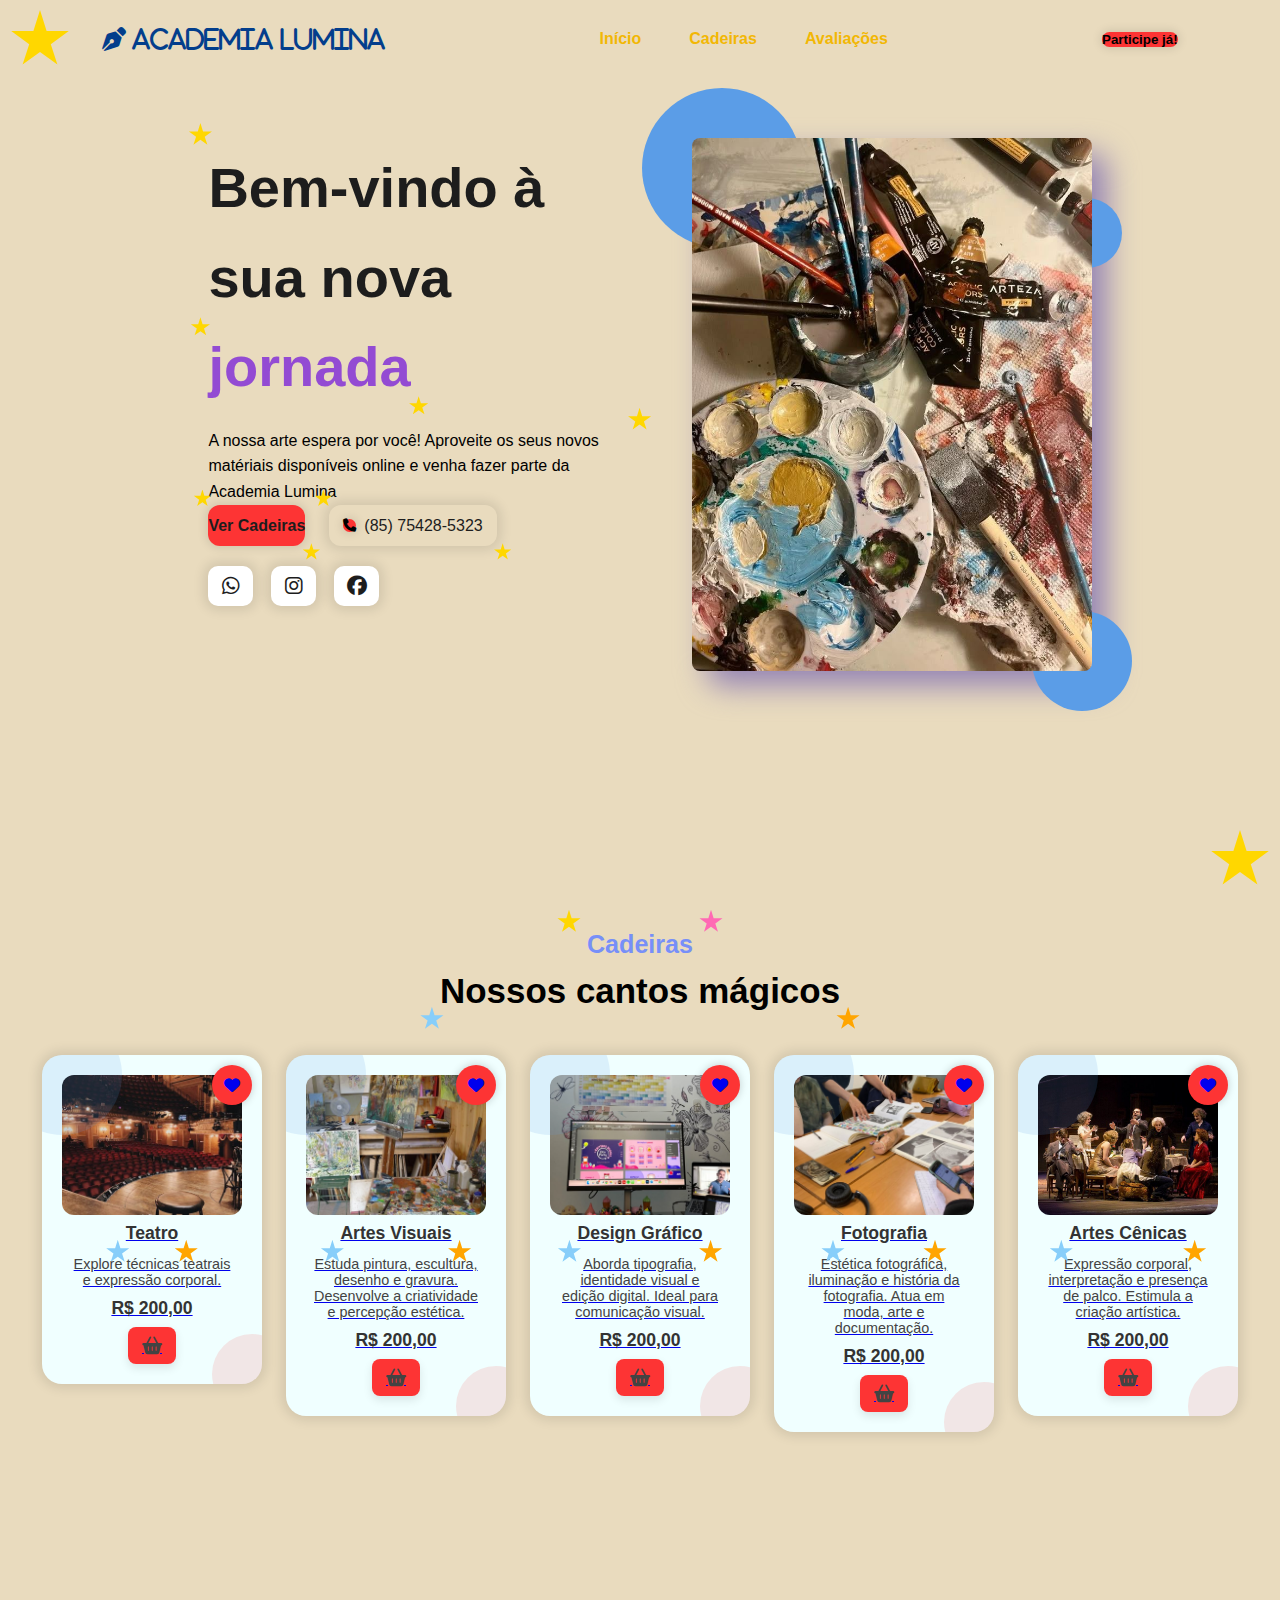
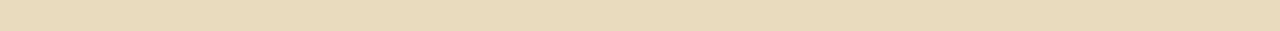
<file: index.html>
<!DOCTYPE html>
<html lang="pt-br">
<head>
  <meta charset="UTF-8" />
  <meta name="viewport" content="width=device-width, initial-scale=1.0" />  
  <link rel="stylesheet" href="https://cdnjs.cloudflare.com/ajax/libs/font-awesome/6.7.2/css/all.min.css" />
  <title>Landing Page Responsiva</title>
  <link rel="stylesheet" href="css/style.css" />
  <link rel="stylesheet" href="css/header.css" />
  <link rel="stylesheet" href="css/home.css" />
  <link rel="stylesheet" href="css/margem.css" />
  <link rel="stylesheet" href="css/menu.css">
</head>
<body>

  <!-- HEADER -->
  <header class="header">
    <nav id="navbar">
      <i class="fa-solid fa-pen-nib" id="nav_logo"> Academia Lumina</i>
      <ul id="nav_list">
        <li class="nav-item"><a href="#home">Início</a></li>
        <li class="nav-item"><a href="#menu">Cadeiras</a></li>
        <li class="nav-item"><a href="#testimonials">Avaliações</a></li>
      </ul>
      <button class="btn-default">Participe já!</button>
      <button id="mobile_btn"><i class="fa-solid fa-bars"></i></button>
    </nav>

    <div id="mobile_menu">
      <ul id="mobile_nav_list">
        <li class="nav-item"><a href="#home">Início</a></li>
        <li class="nav-item"><a href="#menu">Cadeiras</a></li>
        <li class="nav-item"><a href="#testimonials">Avaliações</a></li>
      </ul>
      <button class="btn-default">Participe já!</button>
    </div>
  </header>

  <!-- CONTEÚDO PRINCIPAL -->
  <main id="content">

    <!-- HOME -->
    <section id="home">
      <div class="shape"></div>
      <div class="home-container">
        <div id="ctn">
          <h1 class="title">Bem-vindo à sua nova <span>jornada</span></h1>
          <p class="description">A nossa arte espera por você! Aproveite os seus novos matériais disponíveis online e venha fazer parte da Academia Lumina</p>

          <div id="cta_buttons">
            <a href="#menu" class="btn-default">Ver Cadeiras</a>
            <a href="tel:+5555555" id="phone_button">
              <button class="btn-default">
                <i class="fa-solid fa-phone"></i>
              </button>
              (85) 75428-5323
            </a>
          </div>

          <div class="social-media-buttons">
            <a href="#"><i class="fa-brands fa-whatsapp"></i></a>
            <a href="#"><i class="fa-brands fa-instagram"></i></a>
            <a href="#"><i class="fa-brands fa-facebook"></i></a>
          </div>
        </div>

        <div id="banner">
          <span class="banner-circle circle-1"></span>
          <span class="banner-circle circle-2"></span>
          <span class="banner-circle circle-3"></span>
          <img src="img/arte22.jpg" alt="Imagem de arte" />
        </div>
      </div>
    </section>

    <!-- MENU DE CADEIRAS -->
    <section id="menu">
      <h2 class="section-title">Cadeiras</h2>
      <h3 class="section-subtitle">Nossos cantos mágicos</h3>

      <div id="dishes">
        
        <!-- ITEM 1 -->
        <a href="detalhes.html" class="dish-link">
          <div class="dish">
            <div class="dish-heart"><i class="fa-solid fa-heart"></i></div>
            <img src="img/teatro.jpg" class="dish-image" alt="Teatro">
            <h3 class="dish-title">Teatro</h3>
            <span class="dish-description">Explore técnicas teatrais e expressão corporal.</span>
            <div class="dish-price">
              <h4>R$ 200,00</h4>
              <button class="btn-default"><i class="fa-solid fa-basket-shopping"></i></button>
            </div>
          </div>
        </a>

        <!-- ITEM 2 -->
        <a href="arte.html" class="dish-link">
          <div class="dish">
            <div class="dish-heart"><i class="fa-solid fa-heart"></i></div>
            <img src="img/arte33.jpg" class="dish-image" alt="Artes Visuais">
            <h3 class="dish-title">Artes Visuais</h3>
            <span class="dish-description">Estuda pintura, escultura, desenho e gravura. Desenvolve a criatividade e percepção estética.</span>
            <div class="dish-price">
              <h4>R$ 200,00</h4>
              <button class="btn-default"><i class="fa-solid fa-basket-shopping"></i></button>
            </div>
          </div>
        </a>

        <!-- ITEM 3 -->
        <a href="des.html" class="dish-link">
          <div class="dish">
            <div class="dish-heart"><i class="fa-solid fa-heart"></i></div>
            <img src="img/grafico.jpg" class="dish-image" alt="Design Gráfico">
            <h3 class="dish-title">Design Gráfico</h3>
            <span class="dish-description">Aborda tipografia, identidade visual e edição digital. Ideal para comunicação visual.</span>
            <div class="dish-price">
              <h4>R$ 200,00</h4>
              <button class="btn-default"><i class="fa-solid fa-basket-shopping"></i></button>
            </div>
          </div>
        </a>

        <!-- ITEM 4 -->
        <a href="fotogra.html" class="dish-link">
          <div class="dish">
            <div class="dish-heart"><i class="fa-solid fa-heart"></i></div>
            <img src="img/photo.jpg" class="dish-image" alt="Fotografia">
            <h3 class="dish-title">Fotografia</h3>
            <span class="dish-description">Estética fotográfica, iluminação e história da fotografia. Atua em moda, arte e documentação.</span>
            <div class="dish-price">
              <h4>R$ 200,00</h4>
              <button class="btn-default"><i class="fa-solid fa-basket-shopping"></i></button>
            </div>
          </div>
        </a>

        <!-- ITEM 5 -->
        <a href="cena.html" class="dish-link">
          <div class="dish">
            <div class="dish-heart"><i class="fa-solid fa-heart"></i></div>
            <img src="img/cenica.jpg" class="dish-image" alt="Artes Cênicas">
            <h3 class="dish-title">Artes Cênicas</h3>
            <span class="dish-description">Expressão corporal, interpretação e presença de palco. Estimula a criação artística.</span>
            <div class="dish-price">
              <h4>R$ 200,00</h4>
              <button class="btn-default"><i class="fa-solid fa-basket-shopping"></i></button>
            </div>
          </div>
        </a>

      </div>
    </section>
  </main>

  <script src="js/script.js"></script>
</body>
</html>
</file>
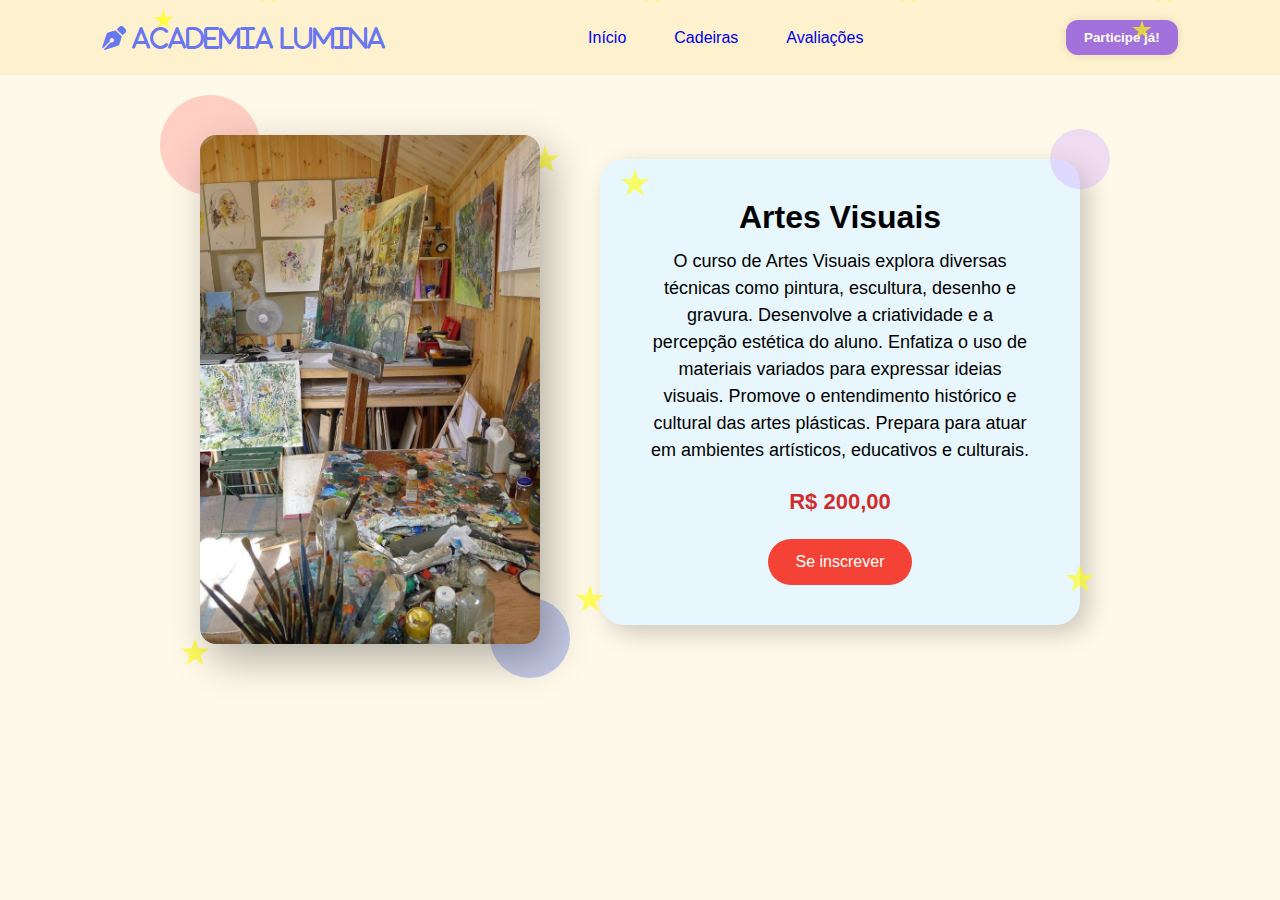
<file: arte.html>
<!DOCTYPE html>
<html lang="pt-br">
<head>
  <meta charset="UTF-8" />
  <meta name="viewport" content="width=device-width, initial-scale=1.0"/>
  <title>Detalhes do Curso</title>
  <link rel="stylesheet" href="css/detalhes.css" />
  <link rel="stylesheet" href="https://cdnjs.cloudflare.com/ajax/libs/font-awesome/6.5.2/css/all.min.css"/>
</head>
<body>

  <!-- Header -->
  <header class="header">
  <nav id="navbar">
    <i class="fa-solid fa-pen-nib" id="nav_logo"> Academia Lumina</i>
    <ul id="nav_list">
      <li class="nav-item"><a href="index.html#home">Início</a></li>
      <li class="nav-item"><a href="index.html#menu">Cadeiras</a></li>
      <li class="nav-item"><a href="index.html#testimonials">Avaliações</a></li>
    </ul>
    <button class="btn-default">Participe já!</button>
  </nav>

  <!-- Estrelas na header -->
  <div class="estrela estrela-header1"></div>
  <div class="estrela estrela-header2"></div>
</header>


  <!-- Estrelas animadas no fundo -->
  <div class="animated-stars">
    <div class="star"></div>
    <div class="star delay1"></div>
    <div class="star delay2"></div>
    <div class="star delay3"></div>
  </div>

  <!-- Conteúdo principal -->
  <section class="detalhes-container">

    <!-- Imagem -->
    <div class="imagem-detalhe">
      <img src="img/arte33.jpg" alt="Curso de Teatro">
      <div class="circle red"></div>
      <div class="circle blue"></div>
      <div class="estrela estrela-img"></div>
      <div class="estrela estrela-img2"></div>
    </div>

    <!-- Informações -->
    <div class="detalhes-info">
      <div class="circle purple"></div>
      <div class="estrela estrela-info"></div>
      <div class="estrela estrela-info2"></div>
      <div class="estrela estrela-info3"></div>

      <h2>Artes Visuais</h2>
      <p>O curso de Artes Visuais explora diversas técnicas como pintura, escultura, desenho e gravura. Desenvolve a criatividade e a percepção estética do aluno. Enfatiza o uso de materiais variados para expressar ideias visuais. Promove o entendimento histórico e cultural das artes plásticas. Prepara para atuar em ambientes artísticos, educativos e culturais.</p>
      <span class="preco">R$ 200,00</span>
      <button class="btn-inscrever">Se inscrever</button>
    </div>

  </section>

</body>
</html>
</file>
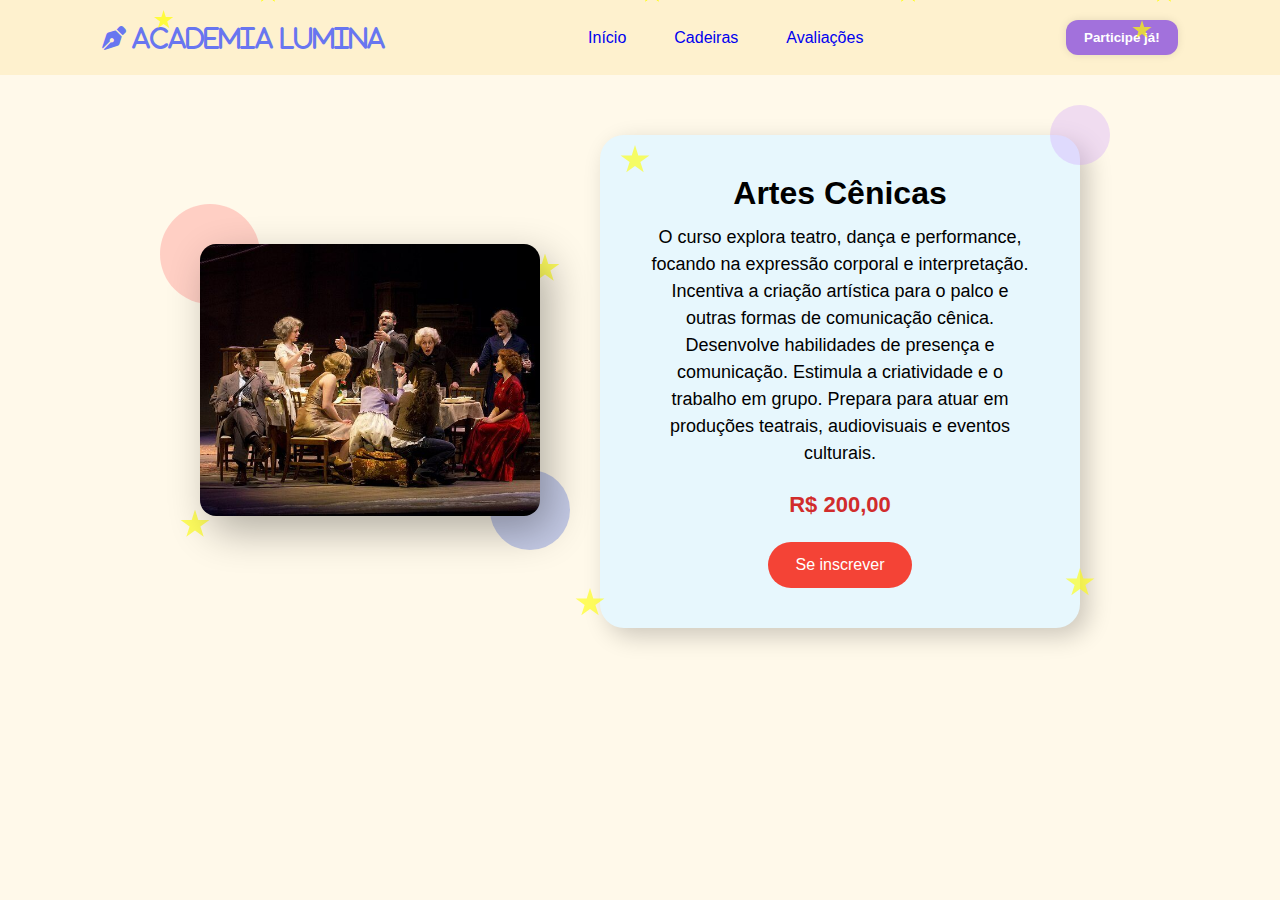
<file: cena.html>
<!DOCTYPE html>
<html lang="pt-br">
<head>
  <meta charset="UTF-8" />
  <meta name="viewport" content="width=device-width, initial-scale=1.0"/>
  <title>Detalhes do Curso</title>
  <link rel="stylesheet" href="css/detalhes.css" />
  <link rel="stylesheet" href="https://cdnjs.cloudflare.com/ajax/libs/font-awesome/6.5.2/css/all.min.css"/>
</head>
<body>

  <!-- Header -->
  <header class="header">
  <nav id="navbar">
    <i class="fa-solid fa-pen-nib" id="nav_logo"> Academia Lumina</i>
    <ul id="nav_list">
      <li class="nav-item"><a href="index.html#home">Início</a></li>
      <li class="nav-item"><a href="index.html#menu">Cadeiras</a></li>
      <li class="nav-item"><a href="index.html#testimonials">Avaliações</a></li>
    </ul>
    <button class="btn-default">Participe já!</button>
  </nav>

  <!-- Estrelas na header -->
  <div class="estrela estrela-header1"></div>
  <div class="estrela estrela-header2"></div>
</header>


  <!-- Estrelas animadas no fundo -->
  <div class="animated-stars">
    <div class="star"></div>
    <div class="star delay1"></div>
    <div class="star delay2"></div>
    <div class="star delay3"></div>
  </div>

  <!-- Conteúdo principal -->
  <section class="detalhes-container">

    <!-- Imagem -->
    <div class="imagem-detalhe">
      <img src="img/cenica.jpg" alt="Curso de Teatro">
      <div class="circle red"></div>
      <div class="circle blue"></div>
      <div class="estrela estrela-img"></div>
      <div class="estrela estrela-img2"></div>
    </div>

    <!-- Informações -->
    <div class="detalhes-info">
      <div class="circle purple"></div>
      <div class="estrela estrela-info"></div>
      <div class="estrela estrela-info2"></div>
      <div class="estrela estrela-info3"></div>

      <h2>Artes Cênicas</h2>
      <p>O curso explora teatro, dança e performance, focando na expressão corporal e interpretação. Incentiva a criação artística para o palco e outras formas de comunicação cênica. Desenvolve habilidades de presença e comunicação. Estimula a criatividade e o trabalho em grupo. Prepara para atuar em produções teatrais, audiovisuais e eventos culturais.</p>
      <span class="preco">R$ 200,00</span>
      <button class="btn-inscrever">Se inscrever</button>
    </div>

  </section>

</body>
</html>
</file>
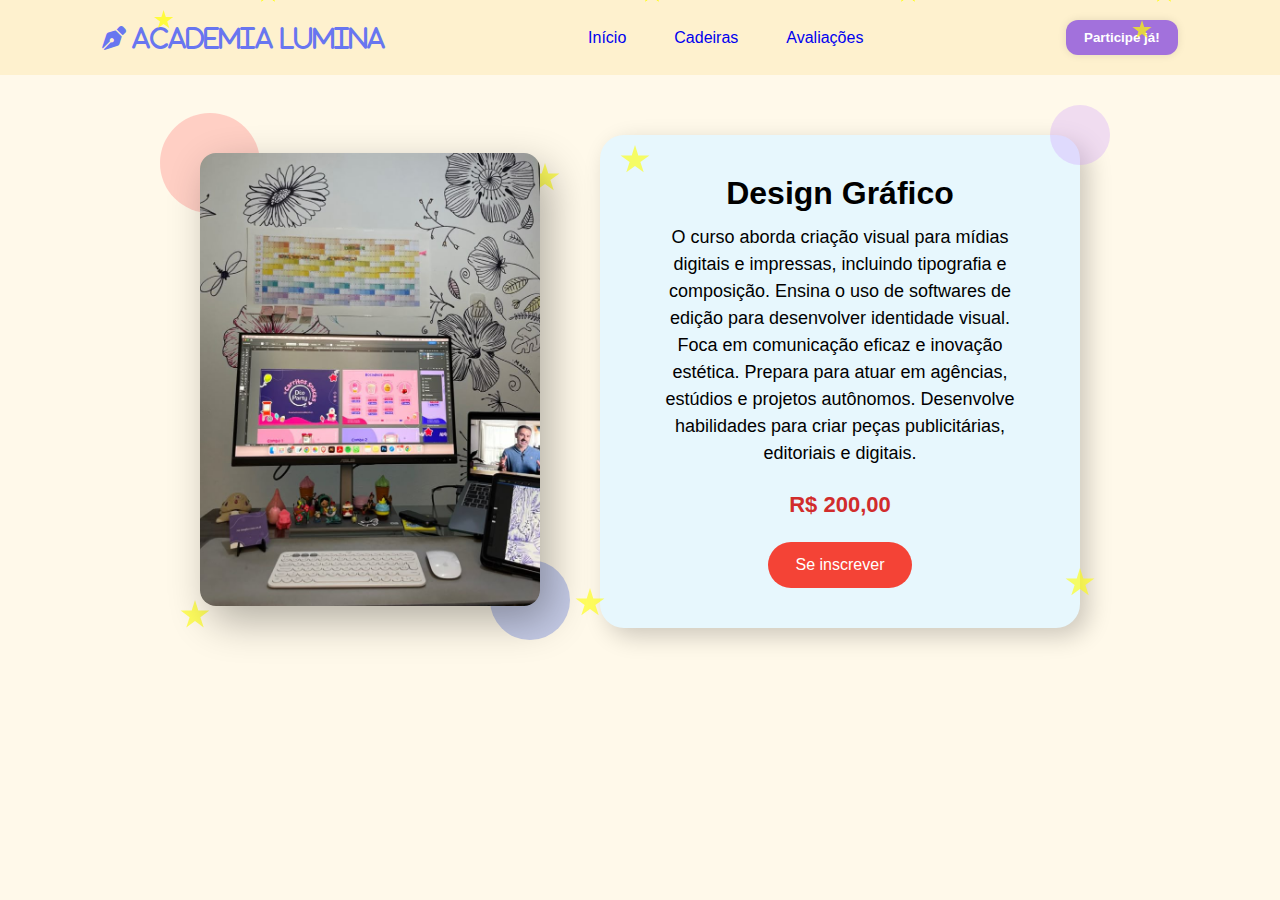
<file: des.html>
<!DOCTYPE html>
<html lang="pt-br">
<head>
  <meta charset="UTF-8" />
  <meta name="viewport" content="width=device-width, initial-scale=1.0"/>
  <title>Detalhes do Curso</title>
  <link rel="stylesheet" href="css/detalhes.css" />
  <link rel="stylesheet" href="https://cdnjs.cloudflare.com/ajax/libs/font-awesome/6.5.2/css/all.min.css"/>
</head>
<body>

  <!-- Header -->
  <header class="header">
  <nav id="navbar">
    <i class="fa-solid fa-pen-nib" id="nav_logo"> Academia Lumina</i>
    <ul id="nav_list">
      <li class="nav-item"><a href="index.html#home">Início</a></li>
      <li class="nav-item"><a href="index.html#menu">Cadeiras</a></li>
      <li class="nav-item"><a href="index.html#testimonials">Avaliações</a></li>
    </ul>
    <button class="btn-default">Participe já!</button>
  </nav>

  <!-- Estrelas na header -->
  <div class="estrela estrela-header1"></div>
  <div class="estrela estrela-header2"></div>
</header>


  <!-- Estrelas animadas no fundo -->
  <div class="animated-stars">
    <div class="star"></div>
    <div class="star delay1"></div>
    <div class="star delay2"></div>
    <div class="star delay3"></div>
  </div>

  <!-- Conteúdo principal -->
  <section class="detalhes-container">

    <!-- Imagem -->
    <div class="imagem-detalhe">
      <img src="img/grafico.jpg" alt="Curso de Teatro">
      <div class="circle red"></div>
      <div class="circle blue"></div>
      <div class="estrela estrela-img"></div>
      <div class="estrela estrela-img2"></div>
    </div>

    <!-- Informações -->
    <div class="detalhes-info">
      <div class="circle purple"></div>
      <div class="estrela estrela-info"></div>
      <div class="estrela estrela-info2"></div>
      <div class="estrela estrela-info3"></div>

      <h2>Design Gráfico</h2>
      <p>O curso aborda criação visual para mídias digitais e impressas, incluindo tipografia e composição. Ensina o uso de softwares de edição para desenvolver identidade visual. Foca em comunicação eficaz e inovação estética. Prepara para atuar em agências, estúdios e projetos autônomos. Desenvolve habilidades para criar peças publicitárias, editoriais e digitais.</p>
      <span class="preco">R$ 200,00</span>
      <button class="btn-inscrever">Se inscrever</button>
    </div>

  </section>

</body>
</html>
</file>
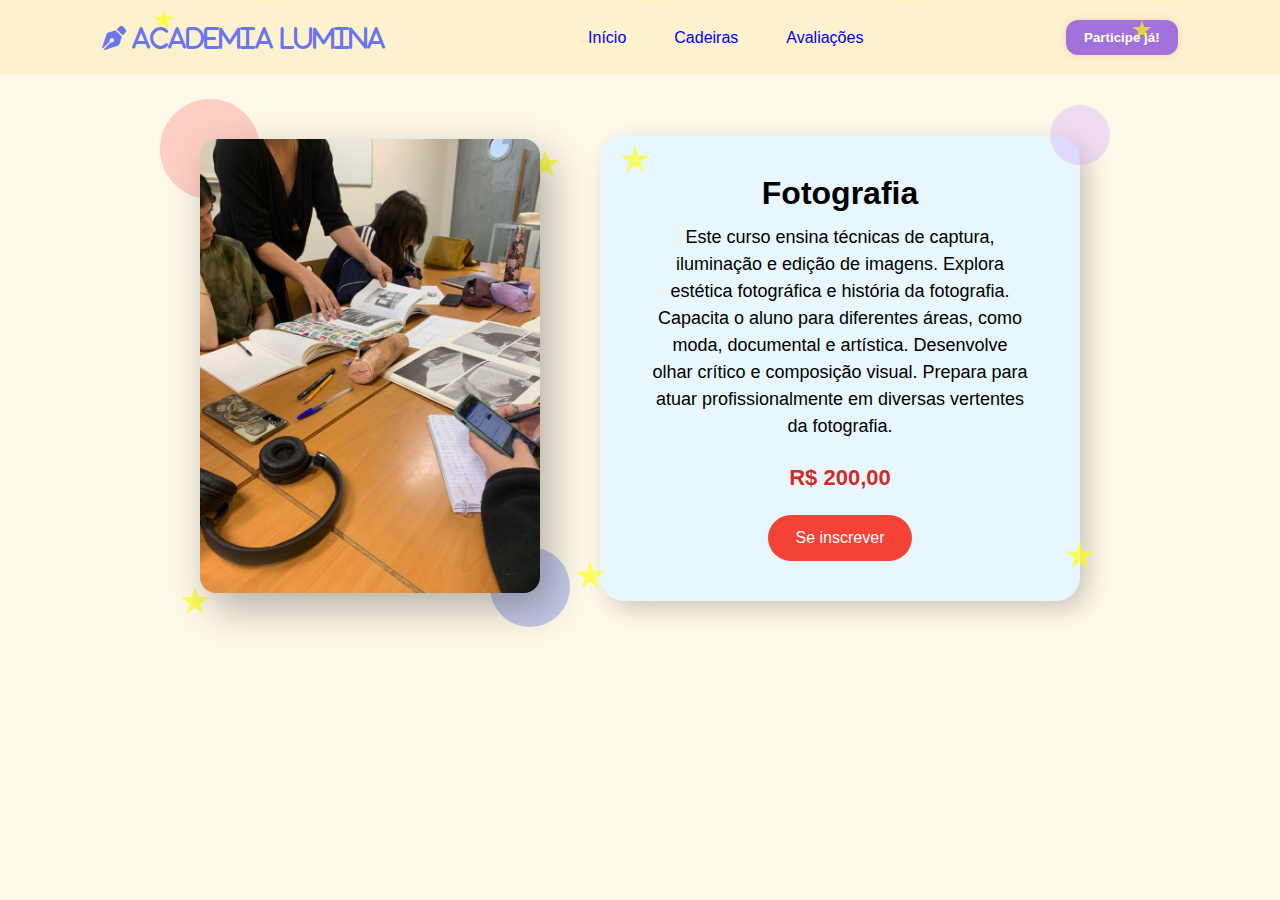
<file: fotogra.html>
<!DOCTYPE html>
<html lang="pt-br">
<head>
  <meta charset="UTF-8" />
  <meta name="viewport" content="width=device-width, initial-scale=1.0"/>
  <title>Detalhes do Curso</title>
  <link rel="stylesheet" href="css/detalhes.css" />
  <link rel="stylesheet" href="https://cdnjs.cloudflare.com/ajax/libs/font-awesome/6.5.2/css/all.min.css"/>
</head>
<body>

  <!-- Header -->
  <header class="header">
  <nav id="navbar">
    <i class="fa-solid fa-pen-nib" id="nav_logo"> Academia Lumina</i>
    <ul id="nav_list">
      <li class="nav-item"><a href="index.html#home">Início</a></li>
      <li class="nav-item"><a href="index.html#menu">Cadeiras</a></li>
      <li class="nav-item"><a href="index.html#testimonials">Avaliações</a></li>
    </ul>
    <button class="btn-default">Participe já!</button>
  </nav>

  <!-- Estrelas na header -->
  <div class="estrela estrela-header1"></div>
  <div class="estrela estrela-header2"></div>
</header>


  <!-- Estrelas animadas no fundo -->
  <div class="animated-stars">
    <div class="star"></div>
    <div class="star delay1"></div>
    <div class="star delay2"></div>
    <div class="star delay3"></div>
  </div>

  <!-- Conteúdo principal -->
  <section class="detalhes-container">

    <!-- Imagem -->
    <div class="imagem-detalhe">
      <img src="img/photo.jpg" alt="Curso de Teatro">
      <div class="circle red"></div>
      <div class="circle blue"></div>
      <div class="estrela estrela-img"></div>
      <div class="estrela estrela-img2"></div>
    </div>

    <!-- Informações -->
    <div class="detalhes-info">
      <div class="circle purple"></div>
      <div class="estrela estrela-info"></div>
      <div class="estrela estrela-info2"></div>
      <div class="estrela estrela-info3"></div>

      <h2>Fotografia</h2>
      <p>Este curso ensina técnicas de captura, iluminação e edição de imagens. Explora estética fotográfica e história da fotografia. Capacita o aluno para diferentes áreas, como moda, documental e artística. Desenvolve olhar crítico e composição visual. Prepara para atuar profissionalmente em diversas vertentes da fotografia.</p>
      <span class="preco">R$ 200,00</span>
      <button class="btn-inscrever">Se inscrever</button>
    </div>

  </section>

</body>
</html>
</file>
<file: css/style.css>
*{
  font-family: "Oswald", sans-serif;
  margin: 0;
  padding: 0;
  box-sizing: border-box;
}

body {
  background-color: #e9dbbe;

}

section{
  padding: 28px 8%;
}

.hero {
  height: 100vh;
  background: #f5f5f5;
  display: flex;
  flex-direction: column;
  align-items: center;
  justify-content: center;
  text-align: center;
  padding: 2rem;
}
.btn-default {
  border: none;
  display: flex;
  align-items: center;
  justify-content: center;
  background-color: rgb(253, 52, 52);
  border-radius: 12px;
  padding: 10 14px;
  font-weight: 600;
  box-shadow: 0px 0px 10px 2px rgba(0, 0, 0, 0.1);
  cursor: pointer;
  transition: background-color .3s ease;
}
.btn-default:hover {
  background-color: #6ed4b2;
}

.section-title{
  color: rgb(119, 143, 248);
  font-size: 1.569rem;
}
.section-subtitle{
  font-size: 2.185rem;

}
</file>
<file: css/header.css>
header {
  width: 100%;
  padding: 20px 8%;
  top: 0;
  background-color: #e9dbbe;
  z-index: 3;
}

#navbar {
  width: 100%;
  display: flex;
  align-items: center;
  justify-content: space-between;
}

#nav_logo {
  font-size: 24px;
  color: #033E8C;
}

#nav_list {
  display: flex;
  list-style: none;
  gap: 48px;
  margin: 5px;
  padding: 5px;
}

.nav-item {
  list-style: none;
}

.nav-item a {
  text-decoration: none;
  color: #F2B705;
  font-weight: 600;
  transition: color 0.3s ease, border-bottom-color 0.3s ease;
  border-bottom: 3px solid transparent; /* espaço reservado para o sublinhado */
  padding-bottom: 4px; /* espaço para a borda inferior */
  cursor: pointer;
}

.nav-item.active a {
  color: #1d1d1d;
  border-bottom-color: aqua;
}

#mobile_btn {
  display: none;
  border: none;
  background-color: transparent;
  font-size: 1.5rem;
  cursor: pointer;
}

#mobile_menu {
  display: none;
}

@media screen and (max-width: 1170px) {
  #nav_list,
  #navbar .btn-default {
    display: none;
  }

  #mobile_btn {
    display: block;
  }
}

#mobile_menu.active {
  display: flex;
  flex-direction: column;
  align-items: center;
}

#mobile_nav_list {
  display: flex;
  flex-direction: column;
  gap: 12px;
  margin: 12px 0;
  padding: 0;
  list-style: none;
  width: 100%;
}

#mobile_nav_list .nav-item {
  list-style: none;
  text-align: center;
}

#mobile_nav_list .nav-item a {
  text-decoration: none;
  color: #F2B705;
  font-weight: 600;
  transition: color 0.3s ease, border-bottom-color 0.3s ease;
  border-bottom: 3px solid transparent;
  padding-bottom: 4px;
  cursor: pointer;
}

#mobile_nav_list .nav-item.active a {
  color: #1d1d1d;
  border-bottom-color: aqua;
}
</file>
<file: css/home.css>
/* ===== Estrelas fixas no body ===== */
body {
  position: relative;
  overflow-x: hidden;
  z-index: 0;
}

body::before,
body::after {
  content: "";
  position: fixed;
  width: 60px;
  height: 60px;
  background: #FFD700;
  clip-path: polygon(
    50% 0%, 61% 35%, 98% 35%, 68% 57%, 79% 91%,
    50% 70%, 21% 91%, 32% 57%, 2% 35%, 39% 35%
  );
  pointer-events: none;
  animation: starPulse 4s infinite ease-in-out;
  z-index: 10000;
  filter: drop-shadow(0 0 5px #FFD700);
}

body::before {
  top: 10px;
  left: 10px;
  box-shadow:
    100px 30px #FFD700,
    200px 0px #FFD700,
    300px 40px #FFD700;
}

body::after {
  bottom: 10px;
  right: 10px;
  box-shadow:
    -100px -30px #FFD700,
    -200px 0px #FFD700,
    -300px -40px #FFD700;
}

@keyframes starPulse {
  0%, 100% {
    opacity: 0.5;
    transform: scale(1) rotate(0deg);
  }
  50% {
    opacity: 1;
    transform: scale(1.3) rotate(20deg);
  }
}

/* ===== Layout Home ===== */
.home-container {
  display: flex;
  align-items: flex-start;
  justify-content: space-between;
  gap: 60px;
  flex-wrap: nowrap;
  padding: 2rem 8%;
  min-height: 320px;
}

/* Texto */
#ctn {
  flex: 1 1 500px;
  max-width: 600px;
  padding: 20px;
  line-height: 1.6;
  position: relative;
}

/* Título */
.title {
  font-size: 3.5rem;
  font-weight: bold;
  color: #1d1d1d;
  margin-bottom: 16px;
  position: relative;
  z-index: 10;
}

.title span {
  color: #934bd3;
  position: relative;
  z-index: 10;
}

/* Estrelas no título */
.title::before,
.title::after,
.title span::before,
.title span::after {
  content: "";
  position: absolute;
  background: #FFD700;
  clip-path: polygon(
    50% 0%, 61% 35%, 98% 35%, 68% 57%, 79% 91%,
    50% 70%, 21% 91%, 32% 57%, 2% 35%, 39% 35%
  );
  animation: starBlink 4s infinite ease-in-out;
  pointer-events: none;
  z-index: 0;
}

.title::before,
.title::after {
  width: 24px;
  height: 24px;
}

.title::before {
  top: -20px;
  left: -20px;
  box-shadow: 40px 20px #FFD700, 80px 0 #FFD700;
}

.title::after {
  bottom: -20px;
  right: -20px;
  box-shadow: -40px -20px #FFD700, -80px 0 #FFD700;
}

.title span::before,
.title span::after {
  width: 20px;
  height: 20px;
}

.title span::before {
  top: -18px;
  left: -18px;
  box-shadow: 25px 12px #FFD700;
}

.title span::after {
  bottom: -18px;
  right: -18px;
  box-shadow: -25px -12px #FFD700;
}

/* Descrição */
.Descrição {
  font-size: 1.2rem;
  margin-bottom: 20px;
}

/* Botões */
#cta_buttons {
  display: flex;
  gap: 24px;
  flex-wrap: wrap;
  margin-bottom: 20px;
  position: relative;
  z-index: 10;
}

#cta_buttons a {
  text-decoration: none;
  color: #1d1d1d;
  position: relative;
  z-index: 10;
}

#phone_button {
  display: flex;
  gap: 8px;
  align-items: center;
  background-color: #e9dbbe;
  padding: 8px 14px;
  font-weight: 500;
  box-shadow: 0 0 12px 4px rgba(0, 0, 0, 0.1);
  border-radius: 12px;
  position: relative;
  z-index: 10;
}

/* Estrelas nos botões */
#cta_buttons a::before,
#cta_buttons a::after,
#phone_button::before,
#phone_button::after {
  content: "";
  position: absolute;
  width: 18px;
  height: 18px;
  background: #FFD700;
  clip-path: polygon(
    50% 0%, 61% 35%, 98% 35%, 68% 57%, 79% 91%,
    50% 70%, 21% 91%, 32% 57%, 2% 35%, 39% 35%
  );
  animation: starBlink 3.8s infinite ease-in-out;
  z-index: 0;
  pointer-events: none;
}

#cta_buttons a::before,
#phone_button::before {
  top: -15px;
  left: -15px;
  box-shadow: 22px 12px #FFD700;
}

#cta_buttons a::after,
#phone_button::after {
  bottom: -15px;
  right: -15px;
  box-shadow: -22px -12px #FFD700;
}

@keyframes starBlink {
  0%, 100% {
    opacity: 0.4;
    transform: scale(1);
  }
  50% {
    opacity: 1;
    transform: scale(1.4) rotate(20deg);
  }
}

/* Botões redes sociais */
.social-media-buttons {
  display: flex;
  gap: 18px;
  position: relative;
  z-index: 10;
}

.social-media-buttons a {
  display: flex;
  align-items: center;
  justify-content: center;
  width: 45px;
  height: 40px;
  background-color: #ffffff;
  border-radius: 10px;
  text-decoration: none;
  color: #1d1d1d;
  font-size: 1.25rem;
  box-shadow: 0 0 12px 4px rgba(0, 0, 0, 0.1);
}

/* ===== Imagem do banner ===== */
#banner {
  position: relative;
  flex-shrink: 0;
  z-index: 20;
}

/* Camada decorativa atrás da imagem */
#banner::before {
  content: "";
  position: absolute;
  top: 15px;
  left: 15px;
  width: 100%;
  height: 100%;
  background-color: #9383b4;
  border-radius: 16px;
  filter: blur(15px);
  z-index: 0;
}

#banner img {
  width: 400px;
  max-width: 100%;
  height: auto;
  display: block;
  border-radius: 12px;
  position: relative;
  z-index: 2;
  animation: fadeInFloat 2s ease-out forwards, floatLoop 4s ease-in-out infinite;
}

/* Círculos animados */
.banner-circle {
  position: absolute;
  border-radius: 50%;
  z-index: 1;
  background-color: #5b9de7;
  animation-timing-function: ease-in-out;
  animation-iteration-count: infinite;
}

.circle-1 {
  width: 160px;
  height: 160px;
  top: -50px;
  left: -50px;
  animation: floatRotate1 6s infinite;
}

.circle-2 {
  width: 100px;
  height: 100px;
  bottom: -40px;
  right: -40px;
  animation: floatY 4s infinite;
}

.circle-3 {
  width: 70px;
  height: 70px;
  top: 60px;
  right: -30px;
  animation: floatRotate2 5s infinite;
}

/* Animações da imagem e círculos */
@keyframes fadeInFloat {
  0% {
    opacity: 0;
    transform: translateY(40px);
  }
  50% {
    opacity: 1;
    transform: translateY(-5px);
  }
  100% {
    transform: translateY(0);
  }
}

@keyframes floatLoop {
  0%, 100% {
    transform: translateY(0);
  }
  50% {
    transform: translateY(-8px);
  }
}

@keyframes floatRotate1 {
  0%, 100% {
    transform: translateY(0) rotate(0deg);
  }
  50% {
    transform: translateY(-10px) rotate(20deg);
  }
}

@keyframes floatY {
  0%, 100% {
    transform: translateY(0);
  }
  50% {
    transform: translateY(12px);
  }
}

@keyframes floatRotate2 {
  0%, 100% {
    transform: translateY(0) rotate(0deg);
  }
  50% {
    transform: translateY(-6px) rotate(-15deg);
  }
}

/* ===== Responsivo ===== */
@media (max-width: 768px) {
  .home-container {
    flex-direction: column;
    align-items: center;
    text-align: center;
  }

  #ctn {
    max-width: 100%;
    margin-top: 0;
    padding: 10px;
  }

  .title {
    font-size: 2.5rem;
  }

  #banner img {
    width: 100%;
    max-width: 320px;
    margin-top: 1.5rem;
  }

  #cta_buttons {
    justify-content: center;
  }
}
</file>
<file: css/margem.css>
/* Corrigido seletor para classe e id juntos: #acta.title não existe */
/* Se for um elemento com id "acta" e dentro dele um elemento com classe "title", use: */
#acta .title {
  font-size: 4rem;
  color: #1d1d1d;
}

#ctn {
  flex: 1 1 500px;
  max-width: 600px;
  margin-top: -60px; /* Sobe o texto */

  padding: 20px;          /* espaço interno ao redor do texto */
  line-height: 1.6;       /* aumenta o espaçamento entre as linhas */
  /* letter-spacing: 0.5px; */  /* opcional para espaçar as letras */
}
#acta .title span {
  color: rgb(83, 141, 248);
}

.home-container {
  display: flex;
  align-items: center;
  justify-content: space-between;
  gap: 40px;
  flex-wrap: nowrap; /* mantém na mesma linha */
  padding: 2rem 8%;
  min-height: 320px; /* altura mínima para dar um bom espaçamento */
}

/* Texto à esquerda */
#ctn {
  flex: 1 1 500px;
  max-width: 600px;
}

/* Imagem à direita */
#banner {
  flex-shrink: 0; /* evita que a imagem encolha */
}

#banner img {
  width: 400px;
  max-width: 100%;
  height: auto;
  display: block;
  border-radius: 8px; /* opcional, deixa a imagem com borda arredondada */
}

/* Botões e outros elementos já no seu CSS, mantidos */

/* Responsividade para telas menores */
@media (max-width: 768px) {
  .home-container {
    flex-direction: column;
    align-items: center;
    text-align: center;
  }

  #banner img {
    width: 100%;
    max-width: 320px;
    margin-top: 1.5rem;
  }

  #ctn {
    max-width: 100%;
  }
}
</file>
<file: css/menu.css>
/* ===== Container de Menu ===== */
#menu {
  display: flex;
  flex-direction: column;
  align-items: center;
  justify-content: center;
  min-height: 100vh;
  position: relative;
  padding: 40px 0;
}

/* ===== Títulos com estrelas ao redor ===== */
#menu h2,
#menu h3 {
  position: relative;
  z-index: 10;
  text-align: center;
  margin-bottom: 12px;
}

#menu h2::before,
#menu h2::after,
#menu h3::before,
#menu h3::after {
  content: "";
  position: absolute;
  width: 24px;
  height: 24px;
  background: #FFD700;
  clip-path: polygon(
    50% 0%, 61% 35%, 98% 35%, 68% 57%, 79% 91%,
    50% 70%, 21% 91%, 32% 57%, 2% 35%, 39% 35%
  );
  animation: blinkStar 4s infinite ease-in-out;
  z-index: -1;
}

#menu h2::before {
  top: -20px;
  left: -30px;
  background: #FFD700;
}
#menu h2::after {
  top: -20px;
  right: -30px;
  background: #FF69B4;
}
#menu h3::before {
  bottom: -20px;
  left: -20px;
  background: #87CEFA;
}
#menu h3::after {
  bottom: -20px;
  right: -20px;
  background: #FFA500;
}

@keyframes blinkStar {
  0%, 100% {
    opacity: 0.3;
    transform: scale(1);
  }
  50% {
    opacity: 1;
    transform: scale(1.3) rotate(20deg);
  }
}

/* ===== Cards alinhados e centralizados ===== */
#dishes {
  width: 100%;
  display: flex;
  flex-wrap: wrap;
  justify-content: center;
  gap: 24px;
  margin-top: 32px;
  padding: 0 16px;
}

/* ===== Estilo dos cards ===== */
.dish {
  display: flex;
  flex-direction: column;
  align-items: center;
  border-radius: 20px;
  width: 220px;
  padding: 20px;
  background-color: azure;
  box-shadow: 0px 0px 12px 4px rgba(0, 0, 0, 0.1);
  position: relative;
  overflow: hidden;
  text-align: center;
}

/* ===== Imagens padronizadas ===== */
.dish img {
  width: 100%;
  height: 140px;
  object-fit: cover;
  border-radius: 12px;
}

/* ===== Título e Descrição ===== */
.dish-title {
  font-size: 1.1rem;
  font-weight: bold;
  color: #333;
  margin-top: 8px;
}

.dish-description {
  color: #434343;
  font-size: 0.9rem;
  padding: 0 8px;
}

/* ===== Preço e botão centralizados ===== */
.dish-price {
  display: flex;
  flex-direction: column;
  align-items: center;
  margin-top: 10px;
  width: 100%;
}

.dish-price h4 {
  margin: 0;
  font-size: 1.1rem;
  color: #333;
  font-weight: 600;
}

.dish-price .btn-default {
  margin-top: 8px;
  padding: 10px 14px;
  background-color: rgb(253, 52, 52);
  border: none;
  border-radius: 8px;
  cursor: pointer;
  font-size: 1rem;
  box-shadow: 0 4px 10px rgba(0, 0, 0, 0.1);
  transition: background-color 0.3s ease;
  display: flex;
  align-items: center;
  justify-content: center;
}

.dish-price .btn-default:hover {
  background-color: rgb(220, 40, 40);
}

.dish-price .btn-default i {
  color: #434343;
  font-size: 1.1rem;
}

/* ===== Ícone de coração ===== */
.dish-heart {
  position: absolute;
  top: 10px;
  right: 10px;
  width: 40px;
  height: 40px;
  background-color: rgb(253, 52, 52);
  display: flex;
  align-items: center;
  justify-content: center;
  border-radius: 50%;
  z-index: 10;
  box-shadow: 0 0 8px rgba(0, 0, 0, 0.2);
}

.heart-icon {
  color: #434343;
  font-size: 1.2rem;
}

/* ===== Círculos decorativos ===== */
.dish::before,
.dish::after {
  content: "";
  position: absolute;
  border-radius: 50%;
  z-index: 0;
  opacity: 0.3;
}

.dish::before {
  width: 120px;
  height: 120px;
  background: rgba(91, 157, 231, 0.5);
  top: -40px;
  left: -40px;
  animation: floatRotate 6s infinite ease-in-out;
}

.dish::after {
  width: 80px;
  height: 80px;
  background: rgba(253, 52, 52, 0.4);
  bottom: -30px;
  right: -30px;
  animation: floatPulse 5s infinite ease-in-out;
}

@keyframes floatRotate {
  0%, 100% {
    transform: rotate(0deg) scale(1);
  }
  50% {
    transform: rotate(30deg) scale(1.1);
  }
}

@keyframes floatPulse {
  0%, 100% {
    transform: scale(1);
  }
  50% {
    transform: scale(1.3);
  }
}

/* ===== Estrelas nas corners ===== */
.dish .star {
  position: absolute;
  width: 20px;
  height: 20px;
  background: #FFD700;
  clip-path: polygon(
    50% 0%, 61% 35%, 98% 35%, 68% 57%, 79% 91%,
    50% 70%, 21% 91%, 32% 57%, 2% 35%, 39% 35%
  );
  animation: blinkStar 4s infinite ease-in-out;
  z-index: 1;
  opacity: 0.6;
}

.dish .star:nth-child(1) { top: 10px; left: 10px; background: #FFD700; }
.dish .star:nth-child(2) { top: 10px; right: 10px; background: #FF69B4; }
.dish .star:nth-child(3) { bottom: 10px; left: 10px; background: #87CEFA; }
.dish .star:nth-child(4) { bottom: 10px; right: 10px; background: #FFA500; }

/* ===== Responsivo ===== */
@media screen and (max-width: 1170px) {
  #dishes {
    flex-wrap: wrap;
    justify-content: center;
  }

  .dish {
    width: calc(50% - 12px);
  }
}

@media screen and (max-width: 600px) {
  .dish {
    width: calc(100% - 12px);
  }

  #menu .section-subtitle {
    text-align: center;
  }
}
</file>
<file: css/detalhes.css>
/* Reset e base */
* {
  margin: 0;
  padding: 0;
  box-sizing: border-box;
  font-family: 'Oswald', sans-serif;
}

body {
  background-color: #fff9ea;
  overflow-x: hidden;
  position: relative;
}

/* Header */
.header {
  width: 100%;
  padding: 20px 8%;
  background-color: #fef1ce;
}

#navbar {
  display: flex;
  justify-content: space-between;
  align-items: center;
}

#nav_logo {
  font-size: 24px;
  color: rgb(104, 118, 240);
}

#nav_list {
  display: flex;
  list-style: none;
  gap: 48px;
}

#nav_list a {
  text-decoration: none;
  color: #0000ee;
}

.btn-default {
  background-color: #a271dc;
  color: white;
  padding: 10px 18px;
  border-radius: 12px;
  border: none;
  font-weight: bold;
  cursor: pointer;
  box-shadow: 0 0 8px rgba(0, 0, 0, 0.1);
}

.btn-default:hover {
  background-color: #8057bb;
}

/* Container principal */
.detalhes-container {
  display: flex;
  align-items: center;
  justify-content: center;
  gap: 60px;
  padding: 60px 8%;
  position: relative;
  z-index: 1;
  flex-wrap: wrap;
}

/* Imagem */
.imagem-detalhe {
  position: relative;
  z-index: 2;
}

.imagem-detalhe img {
  width: 340px;
  border-radius: 16px;
  box-shadow: 10px 15px 40px rgba(0, 0, 0, 0.3);
}

/* Texto */
.detalhes-info {
  background-color: #e7f7fd;
  padding: 40px 50px;
  border-radius: 24px;
  box-shadow: 8px 8px 24px rgba(0, 0, 0, 0.2);
  text-align: center;
  max-width: 480px;
  min-height: 380px;
  position: relative;
  z-index: 2;
}

.detalhes-info h2 {
  font-size: 32px;
  margin-bottom: 12px;
}

.detalhes-info p {
  font-size: 18px;
  margin-bottom: 25px;
  line-height: 1.5;
}

.preco {
  color: #d12c2c;
  font-weight: bold;
  font-size: 22px;
  display: block;
  margin-bottom: 24px;
}

.btn-inscrever {
  background-color: #f44336;
  color: white;
  padding: 14px 28px;
  border: none;
  border-radius: 25px;
  cursor: pointer;
  font-size: 16px;
  transition: 0.3s;
}

.btn-inscrever:hover {
  background-color: #d22a1c;
}

/* Círculos decorativos */
.circle {
  position: absolute;
  border-radius: 50%;
  z-index: -1;
  opacity: 0.3;
  animation: float 6s ease-in-out infinite;
}

.circle.red {
  background-color: #ff6d6d;
  width: 100px;
  height: 100px;
  top: -40px;
  left: -40px;
}

.circle.blue {
  background-color: #3a5edb;
  width: 80px;
  height: 80px;
  bottom: -30px;
  right: -30px;
}

.circle.purple {
  background-color: #cc99ff;
  width: 60px;
  height: 60px;
  top: -30px;
  right: -30px;
}

/* Estrelas animadas no fundo */
.animated-stars .star {
  position: absolute;
  top: -20px;
  left: 50%;
  width: 24px;
  height: 24px;
  background: yellow;
  clip-path: polygon(50% 0%, 61% 35%, 98% 35%, 68% 57%, 79% 91%, 50% 70%, 21% 91%, 32% 57%, 2% 35%, 39% 35%);
  animation: floatStar 8s linear infinite;
}

.animated-stars .star.delay1 { left: 20%; animation-delay: 2s; }
.animated-stars .star.delay2 { left: 70%; animation-delay: 4s; }
.animated-stars .star.delay3 { left: 90%; animation-delay: 6s; }

/* Estrelas fixas (mais estrelas) */
.estrela {
  position: absolute;
  width: 30px;
  height: 30px;
  background: yellow;
  clip-path: polygon(50% 0%, 61% 35%, 98% 35%, 68% 57%, 79% 91%, 50% 70%, 21% 91%, 32% 57%, 2% 35%, 39% 35%);
  opacity: 0.6;
  z-index: -1;
  animation: pulse 5s infinite;
}

.estrela-img {
  top: 10px;
  right: -20px;
}

.estrela-info {
  bottom: 10px;
  left: -25px;
}

.estrela-info2 {
  top: 10px;
  left: 20px;
}

.estrela-info3 {
  bottom: 30px;
  right: -15px;
}

.estrela-img2 {
  bottom: -20px;
  left: -20px;
}

/* Animações */
@keyframes float {
  0%, 100% { transform: translateY(0px); }
  50% { transform: translateY(-10px); }
}

@keyframes floatStar {
  0% { transform: translateY(0) rotate(0deg); }
  100% { transform: translateY(100vh) rotate(360deg); }
}

@keyframes pulse {
  0%, 100% { transform: scale(1); opacity: 0.5; }
  50% { transform: scale(1.2); opacity: 1; }
}
/* Estrelas na header */
.estrela-header1,
.estrela-header2 {
  position: absolute;
  width: 20px;
  height: 20px;
  background: yellow;
  clip-path: polygon(50% 0%, 61% 35%, 98% 35%, 68% 57%, 79% 91%, 50% 70%, 21% 91%, 32% 57%, 2% 35%, 39% 35%);
  opacity: 0.7;
  z-index: 0;
  animation: pulse 4s infinite;
}

.estrela-header1 {
  top: 10px;
  left: 12%;
}

.estrela-header2 {
  top: 20px;
  right: 10%;
}
</file>
